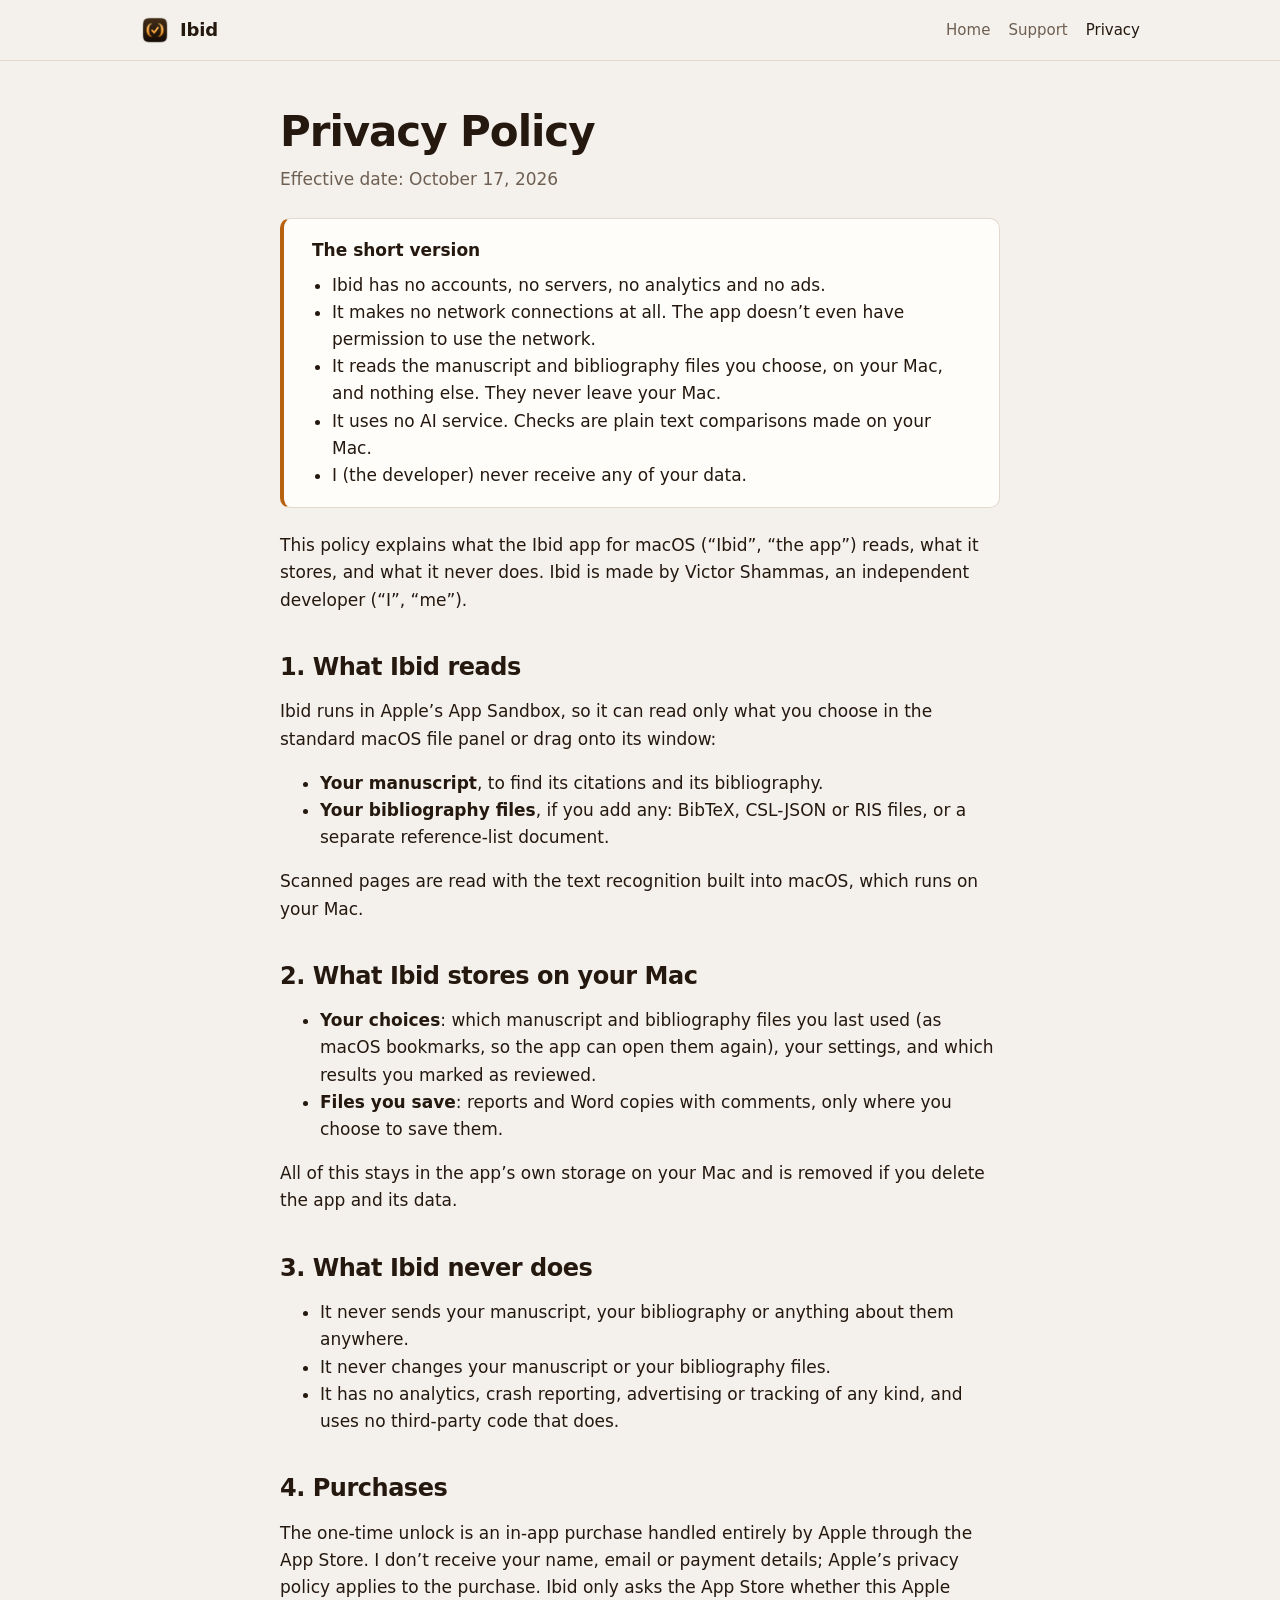
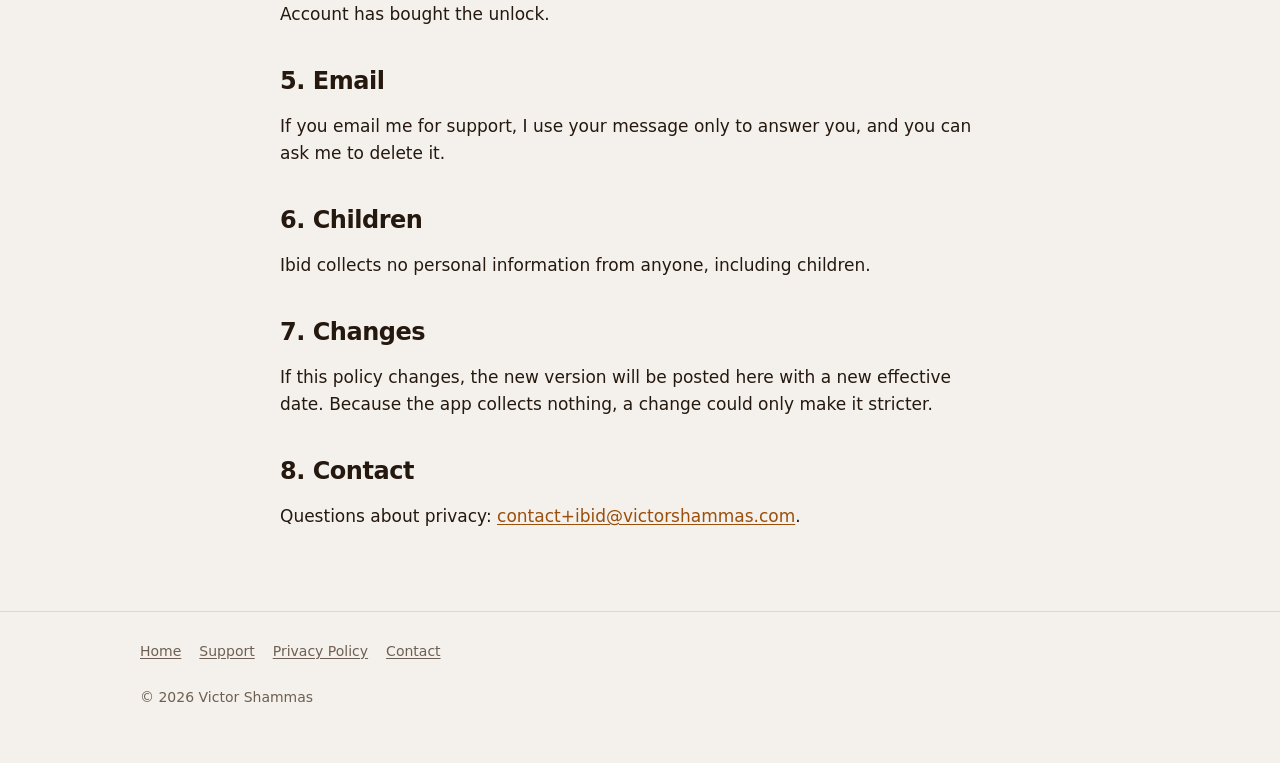
<file: privacy.html>
<!doctype html>
<html lang="en">
<head>
<meta charset="utf-8">
<meta name="viewport" content="width=device-width, initial-scale=1">
<title>Ibid Privacy Policy</title>
<meta name="description" content="Ibid collects no data. It has no network access, no accounts and no analytics; your manuscript and bibliography never leave your Mac.">
<meta name="color-scheme" content="light dark">
<link rel="icon" type="image/png" href="favicon.png">
<link rel="apple-touch-icon" href="apple-touch-icon.png">
<link rel="stylesheet" href="style.css">
</head>
<body>
<header class="site-header">
  <div class="wrap">
    <a class="brand" href="./"><img src="icon.png" alt="" width="30" height="30">Ibid</a>
    <nav class="nav" aria-label="Main">
      <a href="./" class="hide-sm">Home</a>
      <a href="support.html">Support</a>
      <a href="privacy.html" aria-current="page">Privacy</a>
    </nav>
  </div>
</header>

<main class="doc">
  <div class="wrap narrow">
    <h1>Privacy Policy</h1>
    <p class="meta-line">Effective date: October 17, 2026</p>

    <div class="tldr">
      <strong>The short version</strong>
      <ul>
        <li>Ibid has no accounts, no servers, no analytics and no ads.</li>
        <li>It makes no network connections at all. The app doesn’t even have permission to use the network.</li>
        <li>It reads the manuscript and bibliography files you choose, on your Mac, and nothing else. They never leave your Mac.</li>
        <li>It uses no AI service. Checks are plain text comparisons made on your Mac.</li>
        <li>I (the developer) never receive any of your data.</li>
      </ul>
    </div>

    <p>This policy explains what the Ibid app for macOS (“Ibid”, “the app”) reads, what it stores, and what it never does. Ibid is made by Victor Shammas, an independent developer (“I”, “me”).</p>

    <h2>1. What Ibid reads</h2>
    <p>Ibid runs in Apple’s App Sandbox, so it can read only what you choose in the standard macOS file panel or drag onto its window:</p>
    <ul>
      <li><strong>Your manuscript</strong>, to find its citations and its bibliography.</li>
      <li><strong>Your bibliography files</strong>, if you add any: BibTeX, CSL-JSON or RIS files, or a separate reference-list document.</li>
    </ul>
    <p>Scanned pages are read with the text recognition built into macOS, which runs on your Mac.</p>

    <h2>2. What Ibid stores on your Mac</h2>
    <ul>
      <li><strong>Your choices</strong>: which manuscript and bibliography files you last used (as macOS bookmarks, so the app can open them again), your settings, and which results you marked as reviewed.</li>
      <li><strong>Files you save</strong>: reports and Word copies with comments, only where you choose to save them.</li>
    </ul>
    <p>All of this stays in the app’s own storage on your Mac and is removed if you delete the app and its data.</p>

    <h2>3. What Ibid never does</h2>
    <ul>
      <li>It never sends your manuscript, your bibliography or anything about them anywhere.</li>
      <li>It never changes your manuscript or your bibliography files.</li>
      <li>It has no analytics, crash reporting, advertising or tracking of any kind, and uses no third-party code that does.</li>
    </ul>

    <h2>4. Purchases</h2>
    <p>The one-time unlock is an in-app purchase handled entirely by Apple through the App Store. I don’t receive your name, email or payment details; Apple’s privacy policy applies to the purchase. Ibid only asks the App Store whether this Apple Account has bought the unlock.</p>

    <h2>5. Email</h2>
    <p>If you email me for support, I use your message only to answer you, and you can ask me to delete it.</p>

    <h2>6. Children</h2>
    <p>Ibid collects no personal information from anyone, including children.</p>

    <h2>7. Changes</h2>
    <p>If this policy changes, the new version will be posted here with a new effective date. Because the app collects nothing, a change could only make it stricter.</p>

    <h2>8. Contact</h2>
    <p>Questions about privacy: <a href="mailto:contact+ibid@victorshammas.com?subject=Ibid%20privacy">contact+ibid@victorshammas.com</a>.</p>
  </div>
</main>

<footer>
  <div class="wrap">
    <nav aria-label="Footer"><a href="./">Home</a><a href="support.html">Support</a><a href="privacy.html">Privacy Policy</a><a href="mailto:contact+ibid@victorshammas.com">Contact</a></nav>
    <p>© 2026 Victor Shammas</p>
  </div>
</footer>
</body>
</html>
</file>
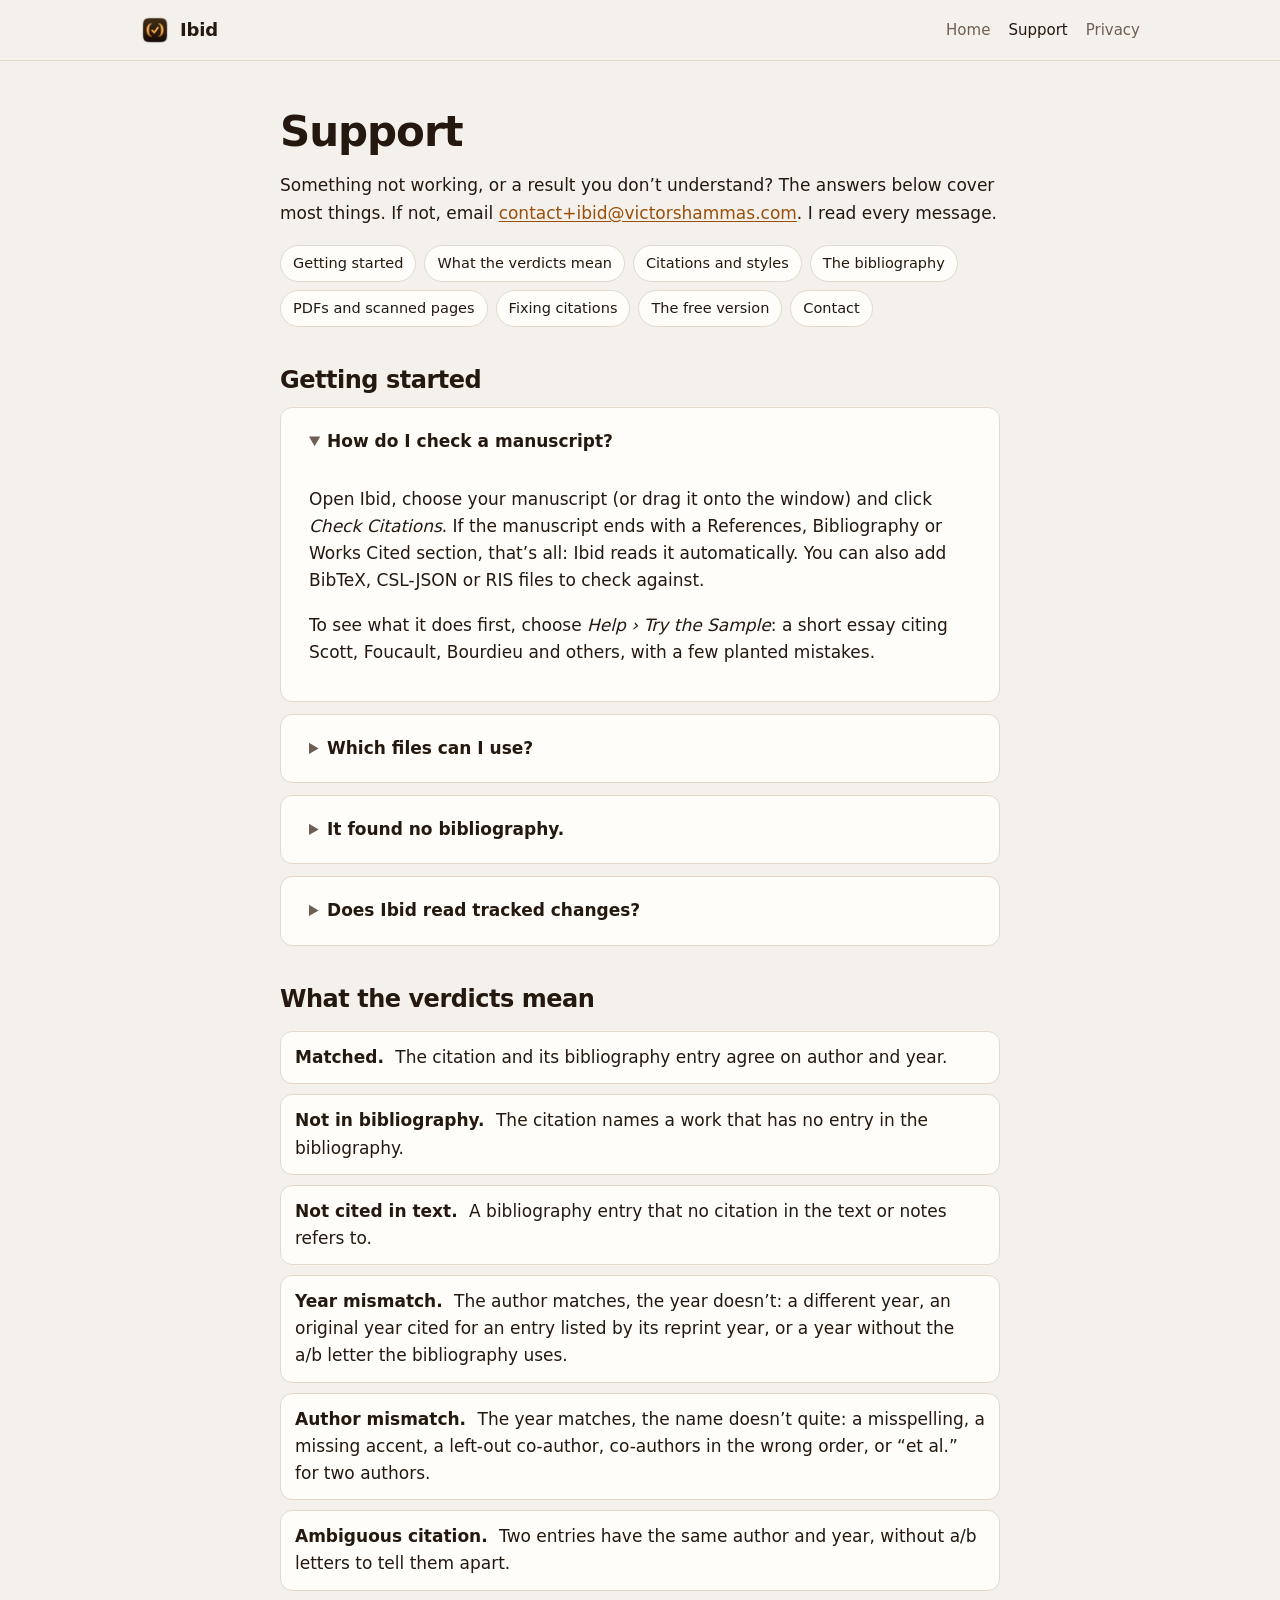
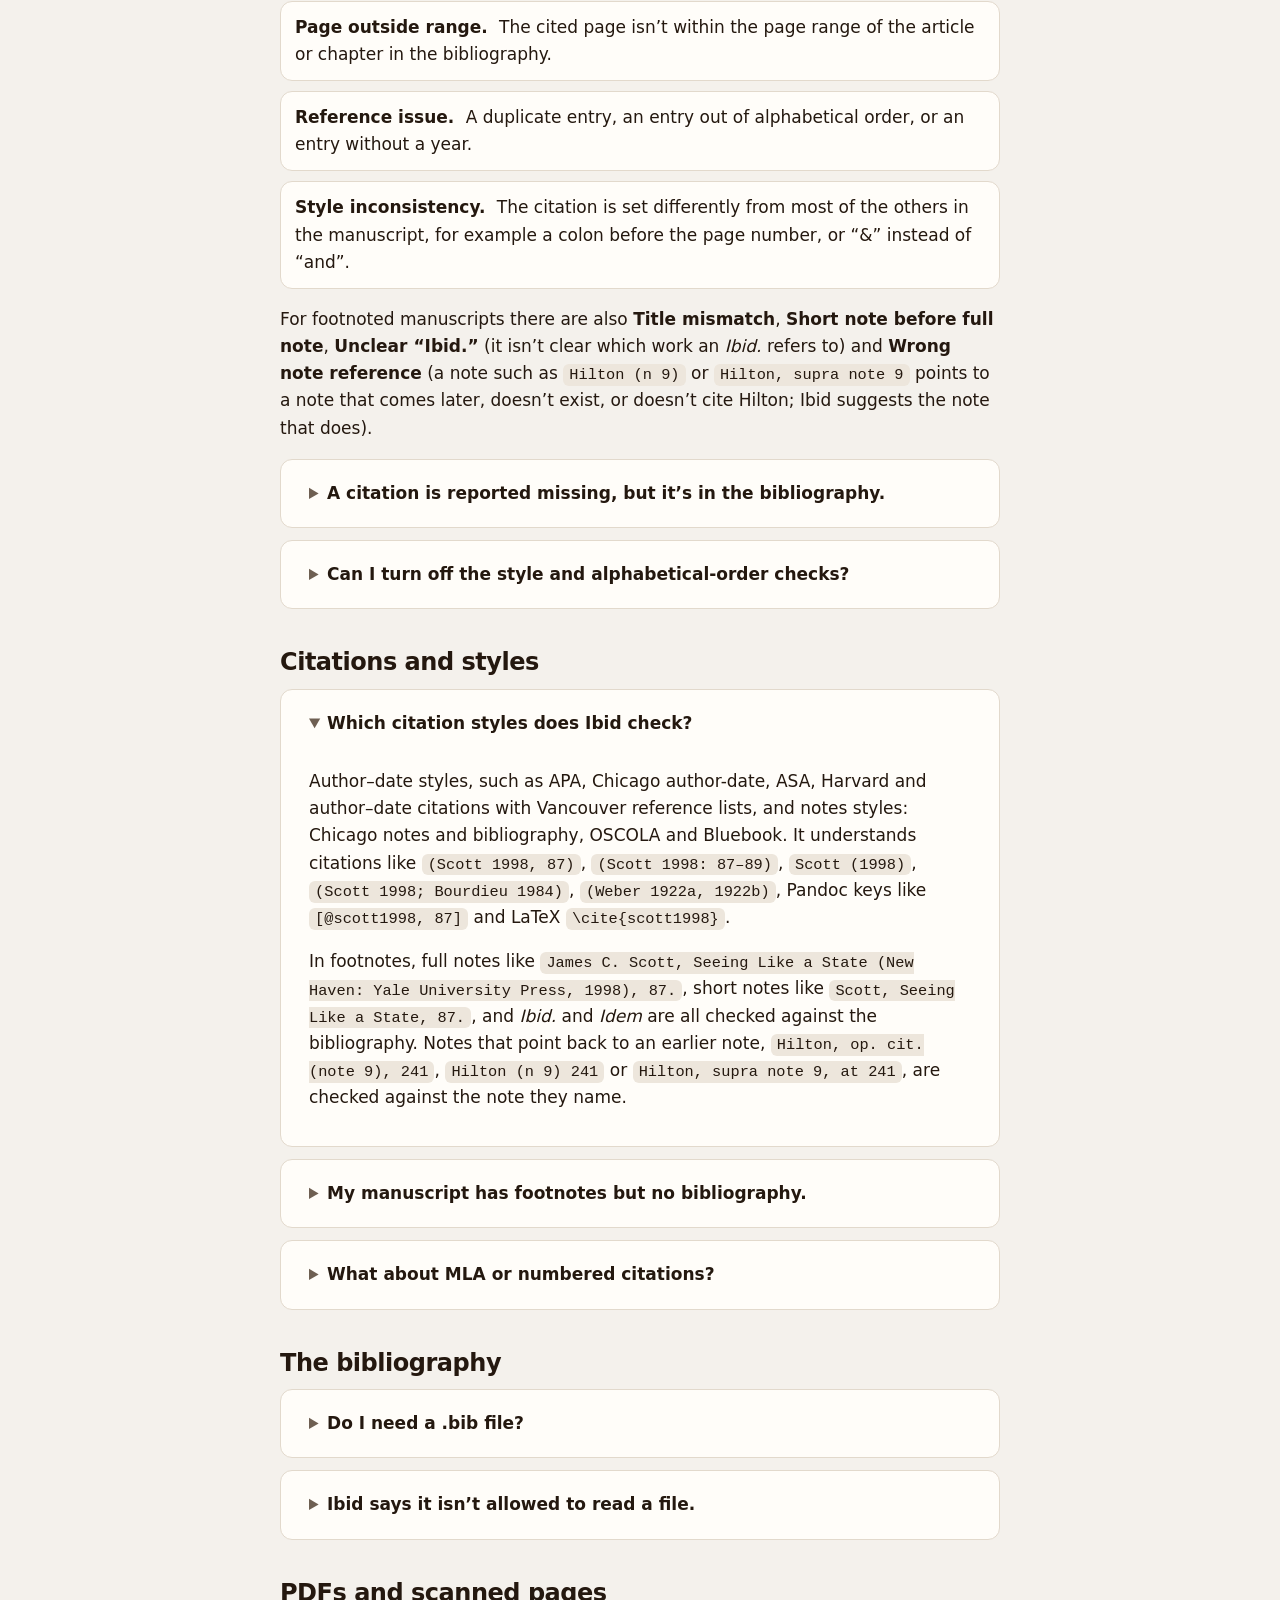
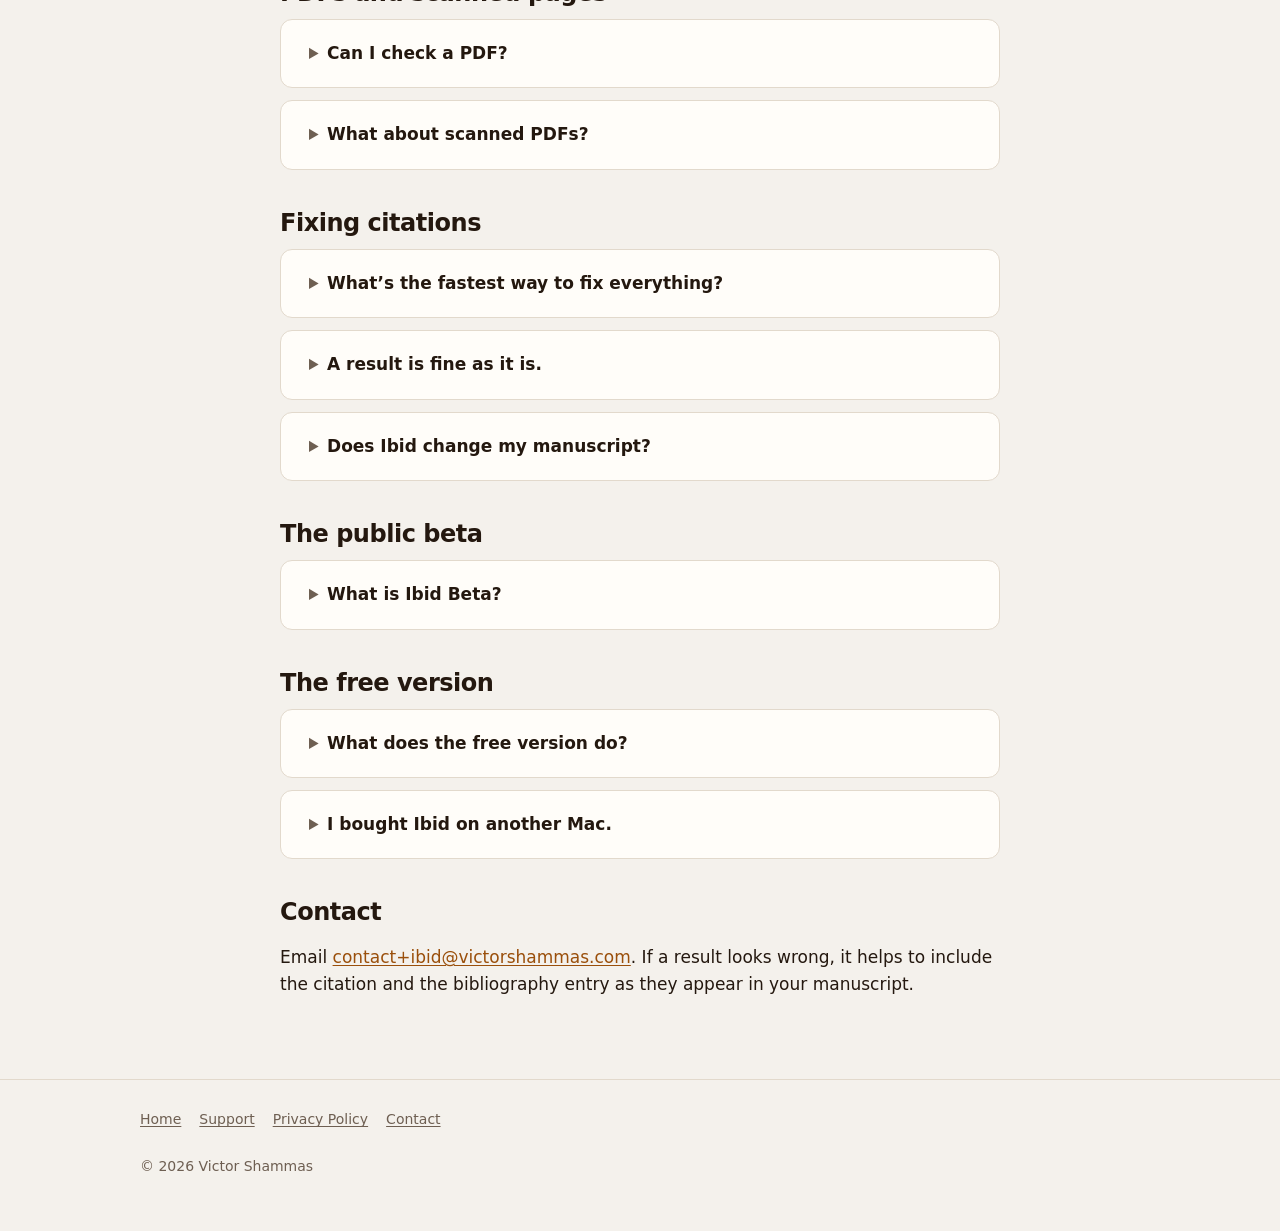
<file: support.html>
<!doctype html>
<html lang="en">
<head>
<meta charset="utf-8">
<meta name="viewport" content="width=device-width, initial-scale=1">
<title>Ibid Support</title>
<meta name="description" content="Help with Ibid: choosing a manuscript and bibliography, what the verdicts mean, citation styles, PDFs and scanned pages, Word comments and the free version.">
<meta name="color-scheme" content="light dark">
<link rel="icon" type="image/png" href="favicon.png">
<link rel="apple-touch-icon" href="apple-touch-icon.png">
<link rel="stylesheet" href="style.css">
</head>
<body>
<header class="site-header">
  <div class="wrap">
    <a class="brand" href="./"><img src="icon.png" alt="" width="30" height="30">Ibid</a>
    <nav class="nav" aria-label="Main">
      <a href="./" class="hide-sm">Home</a>
      <a href="support.html" aria-current="page">Support</a>
      <a href="privacy.html">Privacy</a>
    </nav>
  </div>
</header>

<main class="doc">
  <div class="wrap narrow">
    <h1>Support</h1>
    <p>Something not working, or a result you don’t understand? The answers below cover most things. If not, email <a href="mailto:contact+ibid@victorshammas.com?subject=Ibid%20support">contact+ibid@victorshammas.com</a>. I read every message.</p>
    <ul class="toc">
      <li><a href="#start">Getting started</a></li>
      <li><a href="#verdicts">What the verdicts mean</a></li>
      <li><a href="#citations">Citations and styles</a></li>
      <li><a href="#bibliography">The bibliography</a></li>
      <li><a href="#pdf">PDFs and scanned pages</a></li>
      <li><a href="#fixing">Fixing citations</a></li>
      <li><a href="#free">The free version</a></li>
      <li><a href="#contact">Contact</a></li>
    </ul>

    <h2 id="start">Getting started</h2>
    <details open>
      <summary>How do I check a manuscript?</summary>
      <p>Open Ibid, choose your manuscript (or drag it onto the window) and click <em>Check Citations</em>. If the manuscript ends with a References, Bibliography or Works Cited section, that’s all: Ibid reads it automatically. You can also add BibTeX, CSL-JSON or RIS files to check against.</p>
      <p>To see what it does first, choose <em>Help › Try the Sample</em>: a short essay citing Scott, Foucault, Bourdieu and others, with a few planted mistakes.</p>
    </details>
    <details>
      <summary>Which files can I use?</summary>
      <p><strong>Manuscript:</strong> Word (.docx), PDF, Markdown, LaTeX (.tex), RTF, OpenDocument (.odt), Word 97–2003 (.doc), HTML, EPUB or plain text. Footnotes and endnotes are read too.</p>
      <p><strong>Bibliography:</strong> the manuscript’s own reference list, and optionally BibTeX (.bib), CSL-JSON (.json, for example exported from Zotero) or RIS (.ris) files, or a separate reference-list document (Word, PDF, Markdown or text).</p>
    </details>
    <details>
      <summary>It found no bibliography.</summary>
      <p>Ibid looks for a heading such as “References”, “Bibliography” or “Works Cited” near the end of the manuscript, and reads the entries after it. If your list has a different heading, or is in a separate file, add that file as a bibliography file instead.</p>
    </details>
    <details>
      <summary>Does Ibid read tracked changes?</summary>
      <p>In Word files, tracked deletions are skipped, so a citation you deleted with Track Changes on isn’t checked. Tracked insertions are read as part of the text.</p>
    </details>

    <h2 id="verdicts">What the verdicts mean</h2>
    <ul class="verdicts">
      <li><strong>Matched.</strong> The citation and its bibliography entry agree on author and year.</li>
      <li><strong>Not in bibliography.</strong> The citation names a work that has no entry in the bibliography.</li>
      <li><strong>Not cited in text.</strong> A bibliography entry that no citation in the text or notes refers to.</li>
      <li><strong>Year mismatch.</strong> The author matches, the year doesn’t: a different year, an original year cited for an entry listed by its reprint year, or a year without the a/b letter the bibliography uses.</li>
      <li><strong>Author mismatch.</strong> The year matches, the name doesn’t quite: a misspelling, a missing accent, a left-out co-author, co-authors in the wrong order, or “et al.” for two authors.</li>
      <li><strong>Ambiguous citation.</strong> Two entries have the same author and year, without a/b letters to tell them apart.</li>
      <li><strong>Page outside range.</strong> The cited page isn’t within the page range of the article or chapter in the bibliography.</li>
      <li><strong>Reference issue.</strong> A duplicate entry, an entry out of alphabetical order, or an entry without a year.</li>
      <li><strong>Style inconsistency.</strong> The citation is set differently from most of the others in the manuscript, for example a colon before the page number, or “&amp;” instead of “and”.</li>
    </ul>
    <p>For footnoted manuscripts there are also <strong>Title mismatch</strong>, <strong>Short note before full note</strong>, <strong>Unclear “Ibid.”</strong> (it isn’t clear which work an <em>Ibid.</em> refers to) and <strong>Wrong note reference</strong> (a note such as <code>Hilton (n 9)</code> or <code>Hilton, supra note 9</code> points to a note that comes later, doesn’t exist, or doesn’t cite Hilton; Ibid suggests the note that does).</p>
    <details>
      <summary>A citation is reported missing, but it’s in the bibliography.</summary>
      <p>First check the spelling of the name and the year in both places; Ibid suggests the closest entry when there is one. If you cite an organisation by a short name, give that name in brackets in the bibliography entry, for example <code>Space Exploration Technologies Corp. [SpaceX]. 2020.</code>, and citations to “SpaceX” will match it. Abbreviations made from an organisation’s initials, such as WHO or NASA, are matched without brackets.</p>
    </details>
    <details>
      <summary>Can I turn off the style and alphabetical-order checks?</summary>
      <p>Yes, in <em>Ibid › Settings</em>.</p>
    </details>

    <h2 id="citations">Citations and styles</h2>
    <details open>
      <summary>Which citation styles does Ibid check?</summary>
      <p>Author–date styles, such as APA, Chicago author-date, ASA, Harvard and author–date citations with Vancouver reference lists, and notes styles: Chicago notes and bibliography, OSCOLA and Bluebook. It understands citations like <code>(Scott 1998, 87)</code>, <code>(Scott 1998: 87–89)</code>, <code>Scott (1998)</code>, <code>(Scott 1998; Bourdieu 1984)</code>, <code>(Weber 1922a, 1922b)</code>, Pandoc keys like <code>[@scott1998, 87]</code> and LaTeX <code>\cite{scott1998}</code>.</p>
      <p>In footnotes, full notes like <code>James C. Scott, Seeing Like a State (New Haven: Yale University Press, 1998), 87.</code>, short notes like <code>Scott, Seeing Like a State, 87.</code>, and <em>Ibid.</em> and <em>Idem</em> are all checked against the bibliography. Notes that point back to an earlier note, <code>Hilton, op. cit. (note 9), 241</code>, <code>Hilton (n 9) 241</code> or <code>Hilton, supra note 9, at 241</code>, are checked against the note they name.</p>
    </details>
    <details>
      <summary>My manuscript has footnotes but no bibliography.</summary>
      <p>That’s common in history and law. Ibid then checks the notes against one another: each <em>Ibid.</em> against the note before it, each short note against an earlier full note, and each “(n 9)” or “supra note 9” against note 9. Statutes, cases and archival sources are read as citations but have nothing to be checked against.</p>
    </details>
    <details>
      <summary>What about MLA or numbered citations?</summary>
      <p>Ibid recognises MLA (author–page) and numbered citation styles and says so in the results, but doesn’t check them yet. Their bibliography entries are shown, without “Not cited in text” verdicts.</p>
    </details>

    <h2 id="bibliography">The bibliography</h2>
    <details>
      <summary>Do I need a .bib file?</summary>
      <p>No. If the manuscript has its own reference list, Ibid reads it, including 3-em dashes for a repeated author (<code>———. 1990.</code>), original and reprint years like <code>1989 [1859]</code>, year letters, page ranges and DOIs. Add an export from your reference manager only if you also want to check against it. A library usually holds more works than one manuscript cites, so its unused entries are counted rather than listed as not cited, and a work that is both in the library and in the manuscript’s list counts once.</p>
    </details>
    <details id="access">
      <summary>Ibid says it isn’t allowed to read a file.</summary>
      <p>Ibid can read only the files you choose (a Mac App Store rule). A link or alias to a file elsewhere isn’t covered: choose the original file instead.</p>
    </details>

    <h2 id="pdf">PDFs and scanned pages</h2>
    <details>
      <summary>Can I check a PDF?</summary>
      <p>Yes. Ibid reads the page layout, including two-column pages and footnotes, and lists problems by the printed page number. Results are most reliable from a PDF exported with its text (for example with <em>Save as PDF</em> in Word), rather than a scan. If you have the Word or LaTeX file, checking that is better still.</p>
    </details>
    <details>
      <summary>What about scanned PDFs?</summary>
      <p>Pages without text are read with the Mac’s built-in text recognition, on your Mac. It sometimes misreads a letter, so a name on a scanned page may be reported as a mismatch when it’s right. Check the page itself before changing anything.</p>
    </details>

    <h2 id="fixing">Fixing citations</h2>
    <details>
      <summary>What’s the fastest way to fix everything?</summary>
      <p>Go through <em>To Review</em> with the arrow keys. <em>Copy Suggested Fix or Reference</em> (<kbd>⇧⌘C</kbd>) copies the corrected citation. For a Word manuscript, <em>File › Export Word Copy with Comments</em> saves a copy of your document with a margin comment on each citation and bibliography entry to fix. Then fix them in Word and choose <em>Check Again</em> (<kbd>⌘R</kbd>).</p>
      <p>For any manuscript, <em>File › Export Report as Web Page</em> saves a report you can open in any browser.</p>
    </details>
    <details>
      <summary>A result is fine as it is.</summary>
      <p>Mark it as reviewed with <kbd>⌘K</kbd> and it stays out of the list, also next time you check the same manuscript.</p>
    </details>
    <details>
      <summary>Does Ibid change my manuscript?</summary>
      <p>No. It only reads it. The Word copy with comments is a new file; your original isn’t touched.</p>
    </details>

    <h2 id="beta">The public beta</h2>
    <details>
      <summary>What is Ibid Beta?</summary>
      <p>A complete, free version of Ibid to <a href="https://github.com/victor-shammas/ibid/releases/download/beta-1.0/Ibid-Beta-1.0.zip">download from this site</a> while the App Store version is on its way. It has every result and both exports, and it works until 31 January 2027; after that it points to the App Store. It is a separate app, <em>Ibid Beta</em>, so it can sit beside the App Store version. It is signed with a Developer ID and notarized by Apple, and, like the App Store version, it has no network access.</p>
    </details>

    <h2 id="free">The free version</h2>
    <details>
      <summary>What does the free version do?</summary>
      <p>It checks the whole manuscript, and shows every citation and entry that matches, and the first 10 items to review, in full. A one-time in-app purchase unlocks every item to review, and the exports. There’s no subscription.</p>
    </details>
    <details>
      <summary>I bought Ibid on another Mac.</summary>
      <p>Choose <em>Ibid › Settings › Restore Purchase</em>, signed in with the same Apple Account.</p>
    </details>

    <h2 id="contact">Contact</h2>
    <p>Email <a href="mailto:contact+ibid@victorshammas.com?subject=Ibid%20support">contact+ibid@victorshammas.com</a>. If a result looks wrong, it helps to include the citation and the bibliography entry as they appear in your manuscript.</p>
  </div>
</main>

<footer>
  <div class="wrap">
    <nav aria-label="Footer"><a href="./">Home</a><a href="support.html">Support</a><a href="privacy.html">Privacy Policy</a><a href="mailto:contact+ibid@victorshammas.com">Contact</a></nav>
    <p>© 2026 Victor Shammas</p>
  </div>
</footer>
</body>
</html>
</file>
<file: style.css>
/* Ibid site: one stylesheet, no external fonts, scripts or trackers.
   Shared with Plainview, Gaugeline, Quoth, Lectern, Commonplace, Verbatim and Plainread (victorshammas.com);
   only the hero figure differs. */
:root {
  /* Brand palette, matching the app icon: espresso (#46321F → #1C140E), amber (#FFC56A → #EE8A25). Same as Plainread's. */
  --bg: #f4f1ec;
  --surface: #fffdf9;
  --surface-2: #ece6dd;
  --text: #24180f;
  --muted: #6e5f52;
  --line: #e2d9cc;
  --accent: #b8610f;
  --accent-ink: #ffffff;
  --link: #9a4f0b;
  --glow: rgba(238, 138, 37, .14);
  --ok: #3fa66b;
  --warn: #e8a33a;
  --bad: #e0563a;
  --track: #e7dfd3;
  --code-bg: #ede6dc;
  --shadow: 0 1px 2px rgba(36, 24, 15, .06), 0 8px 28px rgba(36, 24, 15, .09);
  --radius: 14px;
  color-scheme: light dark;
}
@media (prefers-color-scheme: dark) {
  :root {
    --bg: #1c140e;
    --surface: #2a1f16;
    --surface-2: #241a12;
    --text: #f6ebdd;
    --muted: #bca892;
    --line: #46321f;
    --accent: #ffb457;
    --accent-ink: #1c140e;
    --link: #ffc56a;
    --glow: rgba(255, 197, 106, .12);
    --track: #46321f;
    --code-bg: #33261b;
    --shadow: 0 1px 2px rgba(0, 0, 0, .35), 0 10px 30px rgba(0, 0, 0, .4);
  }
}

* { box-sizing: border-box; }
html { -webkit-text-size-adjust: 100%; }
body {
  margin: 0;
  background: var(--bg);
  color: var(--text);
  font: 17px/1.6 -apple-system, BlinkMacSystemFont, "SF Pro Text", "Segoe UI", system-ui, sans-serif;
  -webkit-font-smoothing: antialiased;
}
a { color: var(--link); text-underline-offset: 2px; }
a:hover { text-decoration-thickness: 2px; }
img { max-width: 100%; height: auto; }
code, kbd {
  font: .9em/1.4 ui-monospace, "SF Mono", Menlo, monospace;
  background: var(--code-bg);
  border-radius: 6px;
  padding: .12em .4em;
  overflow-wrap: anywhere;
}
pre {
  background: var(--code-bg);
  border-radius: 10px;
  padding: 14px 16px;
  overflow-x: auto;
  font: 14px/1.5 ui-monospace, "SF Mono", Menlo, monospace;
}
pre code { background: none; padding: 0; }

.wrap { max-width: 1040px; margin: 0 auto; padding: 0 20px; }
.narrow { max-width: 760px; }

/* Header */
.site-header { border-bottom: 1px solid var(--line); background: color-mix(in srgb, var(--bg) 88%, transparent); position: sticky; top: 0; backdrop-filter: saturate(160%) blur(12px); -webkit-backdrop-filter: saturate(160%) blur(12px); z-index: 10; }
.site-header .wrap { display: flex; align-items: center; justify-content: space-between; gap: 16px; height: 60px; }
.brand { display: flex; align-items: center; gap: 10px; font-weight: 700; font-size: 18px; color: var(--text); text-decoration: none; letter-spacing: -.01em; }
.brand img { width: 30px; height: 30px; }
.nav { display: flex; gap: 18px; font-size: 15px; }
.nav a { color: var(--muted); text-decoration: none; }
.nav a:hover, .nav a[aria-current="page"] { color: var(--text); }

/* Hero */
.hero { padding: 72px 0 40px; background: radial-gradient(60% 70% at 78% 40%, var(--glow), transparent 70%); }
.hero .wrap { display: grid; grid-template-columns: 1.05fr 1fr; gap: 48px; align-items: center; }
.hero-icon { width: 96px; height: 96px; margin-bottom: 18px; }
h1 { font-size: clamp(34px, 5vw, 52px); line-height: 1.08; letter-spacing: -.025em; margin: 0 0 18px; }
.lede { font-size: 20px; color: var(--muted); margin: 0 0 26px; max-width: 34em; }
.cta-row { display: flex; flex-wrap: wrap; align-items: center; gap: 14px 18px; }
.btn {
  display: inline-flex; align-items: center; gap: 10px;
  background: var(--text); color: var(--bg);
  padding: 12px 20px; border-radius: 12px;
  font-weight: 600; text-decoration: none; font-size: 16px;
}
.btn:hover { opacity: .9; }
.btn small { font-weight: 500; opacity: .75; }
.fineprint { color: var(--muted); font-size: 14px; }

/* Screenshot frame: a real 1280×800 screenshot in a plain window. */
.shot { margin: 0; background: var(--surface); border: 1px solid var(--line); border-radius: 12px; box-shadow: var(--shadow); overflow: hidden; }
.win-bar { display: flex; align-items: center; gap: 8px; height: 34px; padding: 0 14px; border-bottom: 1px solid var(--line); background: var(--surface-2); font-size: 13px; font-weight: 600; color: var(--muted); }
.win-bar i { width: 12px; height: 12px; border-radius: 50%; background: #ff5f57; }
.win-bar i:nth-child(2) { background: #febc2e; } .win-bar i:nth-child(3) { background: #28c840; margin-right: 8px; }
.shot img { display: block; width: 100%; height: auto; }
.shot-wide { max-width: 880px; margin: 32px auto 0; }

/* Sections */
section { padding: 48px 0; }
h2 { font-size: clamp(26px, 3.4vw, 34px); letter-spacing: -.02em; line-height: 1.15; margin: 0 0 12px; }
h3 { font-size: 19px; margin: 0 0 6px; letter-spacing: -.01em; }
.section-lede { color: var(--muted); margin: 0 0 28px; max-width: 40em; }
.grid { display: grid; grid-template-columns: repeat(3, 1fr); gap: 16px; }
.card { background: var(--surface); border: 1px solid var(--line); border-radius: var(--radius); padding: 24px 28px; }
.card p { margin: 0; color: var(--muted); font-size: 15.5px; }
.steps { counter-reset: s; display: grid; grid-template-columns: repeat(3, 1fr); gap: 16px; }
.steps .card::before { counter-increment: s; content: counter(s); display: inline-grid; place-items: center; width: 30px; height: 30px; border-radius: 50%; background: var(--accent); color: var(--accent-ink); font-weight: 700; margin-bottom: 10px; }
.band { background: var(--surface-2); border-block: 1px solid var(--line); }
.checks { list-style: none; padding: 0; margin: 0; display: grid; grid-template-columns: 1fr 1fr; gap: 10px 28px; }
.checks li { padding-left: 28px; position: relative; }
.checks li::before { content: ""; position: absolute; left: 4px; top: .45em; width: 12px; height: 7px; border-left: 2.5px solid var(--accent); border-bottom: 2.5px solid var(--accent); transform: rotate(-45deg); }

/* Docs pages */
.doc { padding: 48px 0 24px; }
.doc h1 { font-size: clamp(30px, 4.4vw, 42px); }
.doc h2 { font-size: 24px; margin-top: 40px; }
.doc h3 { margin-top: 26px; }
.doc p, .doc li { color: var(--text); }
.doc .meta-line { color: var(--muted); margin-top: -6px; }
.tldr { background: var(--surface); border: 1px solid var(--line); border-left: 4px solid var(--accent); border-radius: 10px; padding: 18px 28px; margin: 24px 0; }
.tldr ul { margin: 8px 0 0; padding-left: 20px; }
table { width: 100%; border-collapse: collapse; margin: 16px 0; font-size: 15.5px; display: block; overflow-x: auto; }
th, td { text-align: left; vertical-align: top; padding: 10px 12px; border-bottom: 1px solid var(--line); }
th { color: var(--muted); font-weight: 600; font-size: 14px; }
details { background: var(--surface); border: 1px solid var(--line); border-radius: 12px; padding: 6px 28px; margin: 12px 0; }
details[open] { padding-bottom: 18px; }
summary { cursor: pointer; font-weight: 600; padding: 14px 0; list-style-position: inside; }
summary::-webkit-details-marker { margin-right: 6px; }
details > :not(summary) { margin-left: 0; margin-right: 0; }
summary::marker { color: var(--muted); }
.toc { display: flex; flex-wrap: wrap; gap: 8px; margin: 18px 0 8px; padding: 0; list-style: none; }
.toc a { display: inline-block; padding: 6px 12px; border: 1px solid var(--line); border-radius: 999px; text-decoration: none; color: var(--text); font-size: 14.5px; background: var(--surface); }

/* Footer */
footer { border-top: 1px solid var(--line); margin-top: 40px; padding: 28px 0 40px; color: var(--muted); font-size: 14px; }
footer .wrap { display: grid; gap: 10px; }
footer nav { display: flex; flex-wrap: wrap; gap: 18px; }
footer a { color: var(--muted); }

@media (max-width: 820px) {
  details, .card, .tldr { padding-left: 20px; padding-right: 20px; }
  .hero { padding-top: 40px; }
  .hero .wrap, .grid, .steps { grid-template-columns: 1fr; }
  .hero .wrap { gap: 32px; }
  .checks { grid-template-columns: 1fr; }
  .nav { gap: 14px; }
}
@media (max-width: 600px) {
  .stack thead { display: none; }
  .stack, .stack tbody, .stack tr, .stack td { display: block; width: 100%; }
  .stack tr { border-bottom: 1px solid var(--line); padding: 8px 0; }
  .stack td { border: 0; padding: 4px 0; }
  .stack td:first-child { font-weight: 600; }
  .stack td:not(:first-child)::before { content: attr(data-label) ": "; color: var(--muted); font-weight: 600; }
}
@media (max-width: 420px) {
  .nav a.hide-sm { display: none; }
  body { font-size: 16px; }
  .lede { font-size: 18px; }
}

/* App bar: the family of apps, shared by every site (Plainview, Gaugeline, Quoth, Staple, Claude Usage Meter, Lectern, Commonplace). */
.app-bar { border-top: 1px solid var(--line); margin-top: 40px; padding: 28px 0 8px; }
.app-bar + footer { margin-top: 0; border-top: 0; }
.app-bar-title { color: var(--muted); font-size: 14px; margin: 0 0 12px; }
.app-bar-head { display: flex; flex-wrap: wrap; justify-content: space-between; align-items: baseline; gap: 4px 18px; margin: 0 0 12px; }
.app-bar-head p { margin: 0; color: var(--muted); font-size: 14px; }
.app-bar-title a { color: inherit; text-decoration: none; }
.app-bar-title a:hover { color: var(--text); text-decoration: underline; }
.app-bar-coffee a { color: var(--link); font-weight: 600; }
.app-tiles { display: grid; grid-template-columns: repeat(4, 1fr); gap: 12px; }
.app-tile { display: flex; align-items: center; gap: 12px; padding: 12px 14px; border: 1px solid var(--line); border-radius: var(--radius); background: var(--surface); color: var(--text); text-decoration: none; }
.app-tile:hover { border-color: var(--accent); }
.app-tile img { width: 44px; height: 44px; flex: none; }
.app-tile span { display: grid; line-height: 1.3; }
.app-tile strong { font-size: 15.5px; }
.app-tile small { color: var(--muted); font-size: 13px; }
.app-tile em { color: var(--accent); font-size: 12px; font-style: normal; font-weight: 600; }
.app-tile.current { box-shadow: inset 0 0 0 1px var(--accent); border-color: var(--accent); }
/* Seven apps: four across, then three; icon beside the text. */
@media (max-width: 1000px) { .app-tiles { grid-template-columns: repeat(3, 1fr); } }
@media (max-width: 760px) { .app-tiles { grid-template-columns: 1fr 1fr; } }
@media (max-width: 560px) { .app-tiles { grid-template-columns: 1fr; } }

/* Comparison mock (pure CSS, a citation and bibliography entry from the sample essay) */
.compare { margin: 0; background: var(--surface); border: 1px solid var(--line); border-radius: 16px; box-shadow: var(--shadow); padding: 18px 20px 14px; font-size: 14.5px; }
.compare .head { display: flex; align-items: center; gap: 8px; margin-bottom: 10px; }
.compare .pill { font-weight: 600; font-size: 13px; padding: 2px 10px; border-radius: 999px; }
.compare .pill.bad { color: var(--bad); background: color-mix(in srgb, var(--bad) 14%, transparent); }
.compare .pill.flag { color: var(--text); border: 1px solid var(--line); font-weight: 500; }
.compare .count { margin-left: auto; color: var(--muted); font-size: 12px; }
.compare .sum { margin: 0 0 12px; font-size: 15.5px; }
.compare .cols { display: grid; grid-template-columns: 1fr 1fr; gap: 16px; }
.compare h4 { margin: 0 0 4px; font-size: 11.5px; text-transform: uppercase; letter-spacing: .06em; color: var(--muted); }
.compare .cols p { margin: 0; font-family: "Iowan Old Style", Georgia, serif; font-size: 15.5px; line-height: 1.5; }
.compare mark { color: inherit; background: color-mix(in srgb, var(--bad) 24%, transparent); border-radius: 3px; padding: 0 2px; }
.compare .src { margin: 12px 0 0; padding-top: 10px; border-top: 1px solid var(--line); color: var(--muted); font-size: 13px; }
.compare .list { margin: 12px 0 0; padding: 10px 0 0; border-top: 1px solid var(--line); list-style: none; font-size: 13px; }
.compare .list li { display: flex; gap: 8px; padding: 3px 0; color: var(--muted); }
.compare .list b { width: 14px; text-align: center; }
.compare .ok { color: var(--ok); } .compare .warn { color: var(--warn); } .compare .badc { color: var(--bad); }
.compare .demo { margin: 8px 0 0; color: var(--muted); font-size: 12px; text-align: center; }
@media (max-width: 560px) { .compare .cols { grid-template-columns: 1fr; } }
.verdicts { display: grid; gap: 10px; margin: 18px 0 0; padding: 0; list-style: none; }
.verdicts li { background: var(--surface); border: 1px solid var(--line); border-radius: 12px; padding: 12px 14px; }
.verdicts strong { margin-right: 6px; }
.price { font-size: 1.15em; }
</file>
